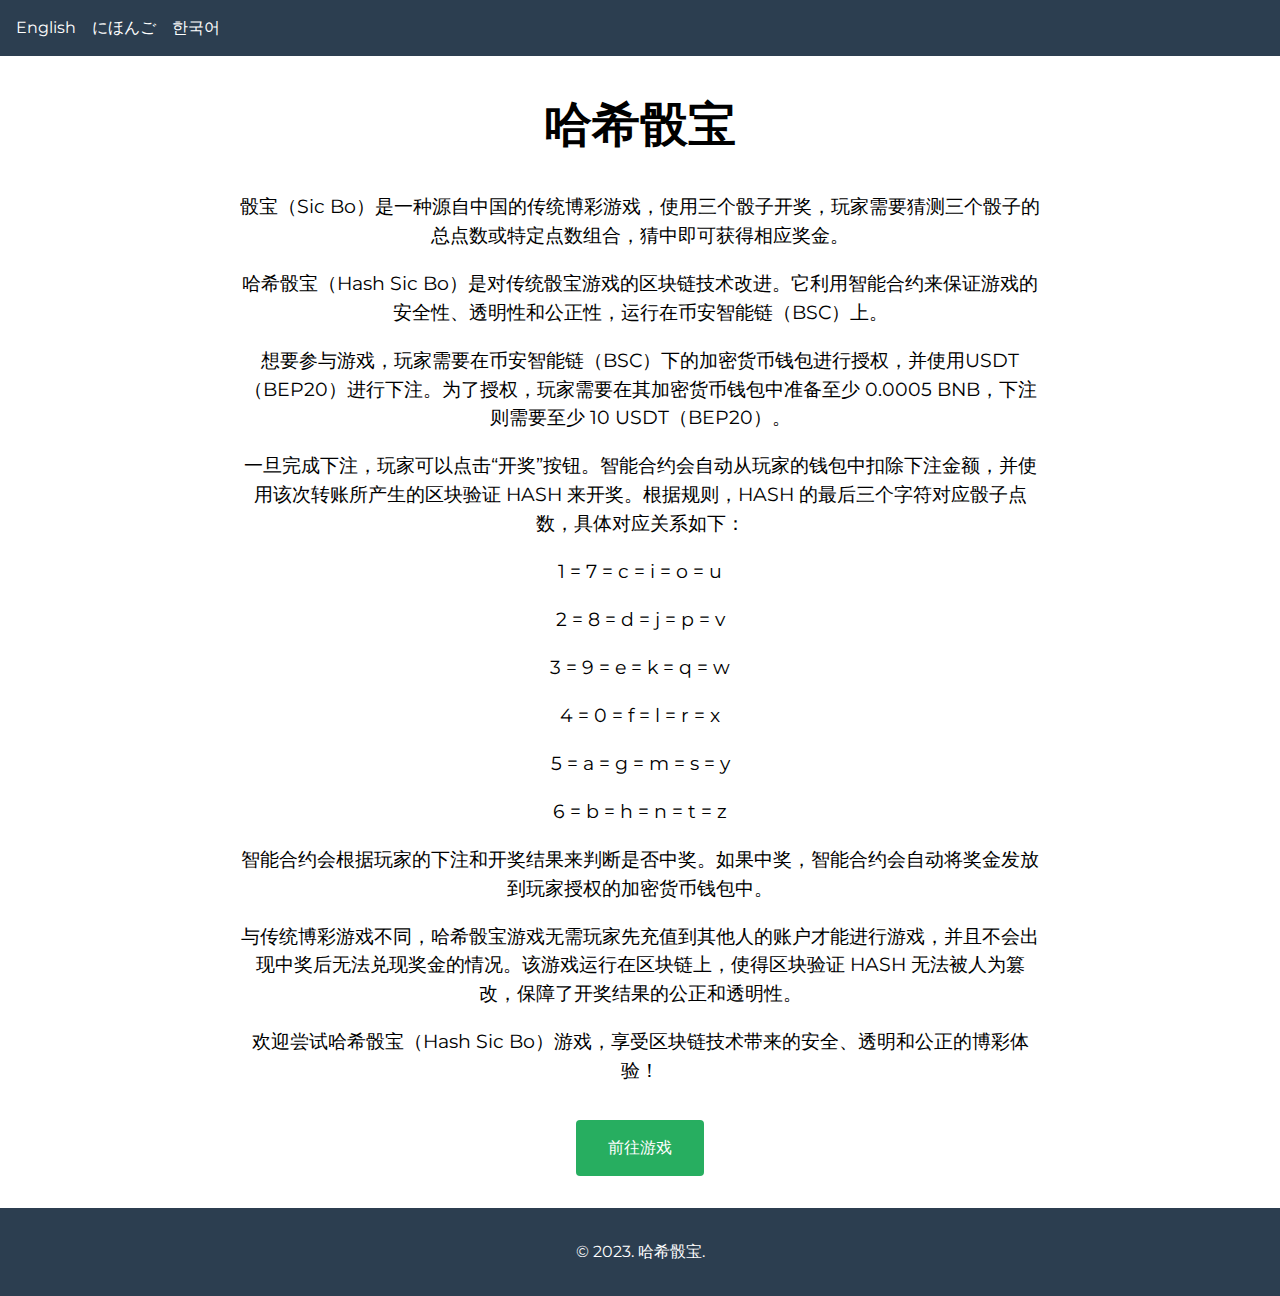
<file: index.html>
<!DOCTYPE html>
<html>
  <head>
  <!-- Google tag (gtag.js) -->
<script async src="https://www.googletagmanager.com/gtag/js?id=G-GZBZZ335GS"></script>
<script>
  window.dataLayer = window.dataLayer || [];
  function gtag(){dataLayer.push(arguments);}
  gtag('js', new Date());

  gtag('config', 'G-GZBZZ335GS');
</script>
<html lang="zh">
  <head>
    <meta charset="UTF-8" />
    <meta name="viewport" content="width=device-width, initial-scale=1.0" />
    <title>哈希骰宝</title>
	<meta name="description" content="哈希骰宝是公正安全的区块链智能博彩游戏">
    <meta name="keywords" content="哈希,骰宝,博彩,游戏,公正,安全,智能,区块链">
    <link rel="stylesheet" href="style.css">
  </head>
  <body>
    <header class="header">
      <nav class="nav">
        <ul class="nav__list">
          <li class="nav__item"><a href="https://MacauCoin.github.io/en.html">English</a></li>
          <li class="nav__item"><a href="https://MacauCoin.github.io/jp.html">にほんご</a></li>
          <li class="nav__item"><a href="https://MacauCoin.github.io/kr.html">한국어</a></li>
        </ul>
      </nav>
    </header>
    <main class="main">
      <section class="hero">
        <h1 class="hero__title">哈希骰宝</h1>
        <p class="hero__description">
        骰宝（Sic Bo）是一种源自中国的传统博彩游戏，使用三个骰子开奖，玩家需要猜测三个骰子的总点数或特定点数组合，猜中即可获得相应奖金。          
        </p>
		<p class="hero__description">
        哈希骰宝（Hash Sic Bo）是对传统骰宝游戏的区块链技术改进。它利用智能合约来保证游戏的安全性、透明性和公正性，运行在币安智能链（BSC）上。         
        </p>
		<p class="hero__description">
        想要参与游戏，玩家需要在币安智能链（BSC）下的加密货币钱包进行授权，并使用USDT（BEP20）进行下注。为了授权，玩家需要在其加密货币钱包中准备至少 0.0005 BNB，下注则需要至少 10 USDT（BEP20）。         
        </p>
		<p class="hero__description">
        一旦完成下注，玩家可以点击“开奖”按钮。智能合约会自动从玩家的钱包中扣除下注金额，并使用该次转账所产生的区块验证 HASH 来开奖。根据规则，HASH 的最后三个字符对应骰子点数，具体对应关系如下：          
        </p>
		<p class="hero__description">
		1 = 7 = c = i = o = u
		</p>
		<p class="hero__description">
        2 = 8 = d = j = p = v
        </p>
		<p class="hero__description">
        3 = 9 = e = k = q = w
        </p>
        <p class="hero__description">
        4 = 0 = f = l = r = x
        </p>
        <p class="hero__description">
        5 = a = g = m = s = y
        </p>
        <p class="hero__description">
        6 = b = h = n = t = z                 
        </p>
		<p class="hero__description">
        智能合约会根据玩家的下注和开奖结果来判断是否中奖。如果中奖，智能合约会自动将奖金发放到玩家授权的加密货币钱包中。         
        </p>
		<p class="hero__description">
        与传统博彩游戏不同，哈希骰宝游戏无需玩家先充值到其他人的账户才能进行游戏，并且不会出现中奖后无法兑现奖金的情况。该游戏运行在区块链上，使得区块验证 HASH 无法被人为篡改，保障了开奖结果的公正和透明性。          
        </p>
		<p class="hero__description">
        欢迎尝试哈希骰宝（Hash Sic Bo）游戏，享受区块链技术带来的安全、透明和公正的博彩体验！          
        </p>
        <a href="https://www.game.am" class="hero__cta">前往游戏</a>
      </section>
    </main>
    <footer class="footer">
      <p class="footer__copyright">
        &copy; 2023. 哈希骰宝.
      </p>
    </footer>
  </body>
</html>
</file>
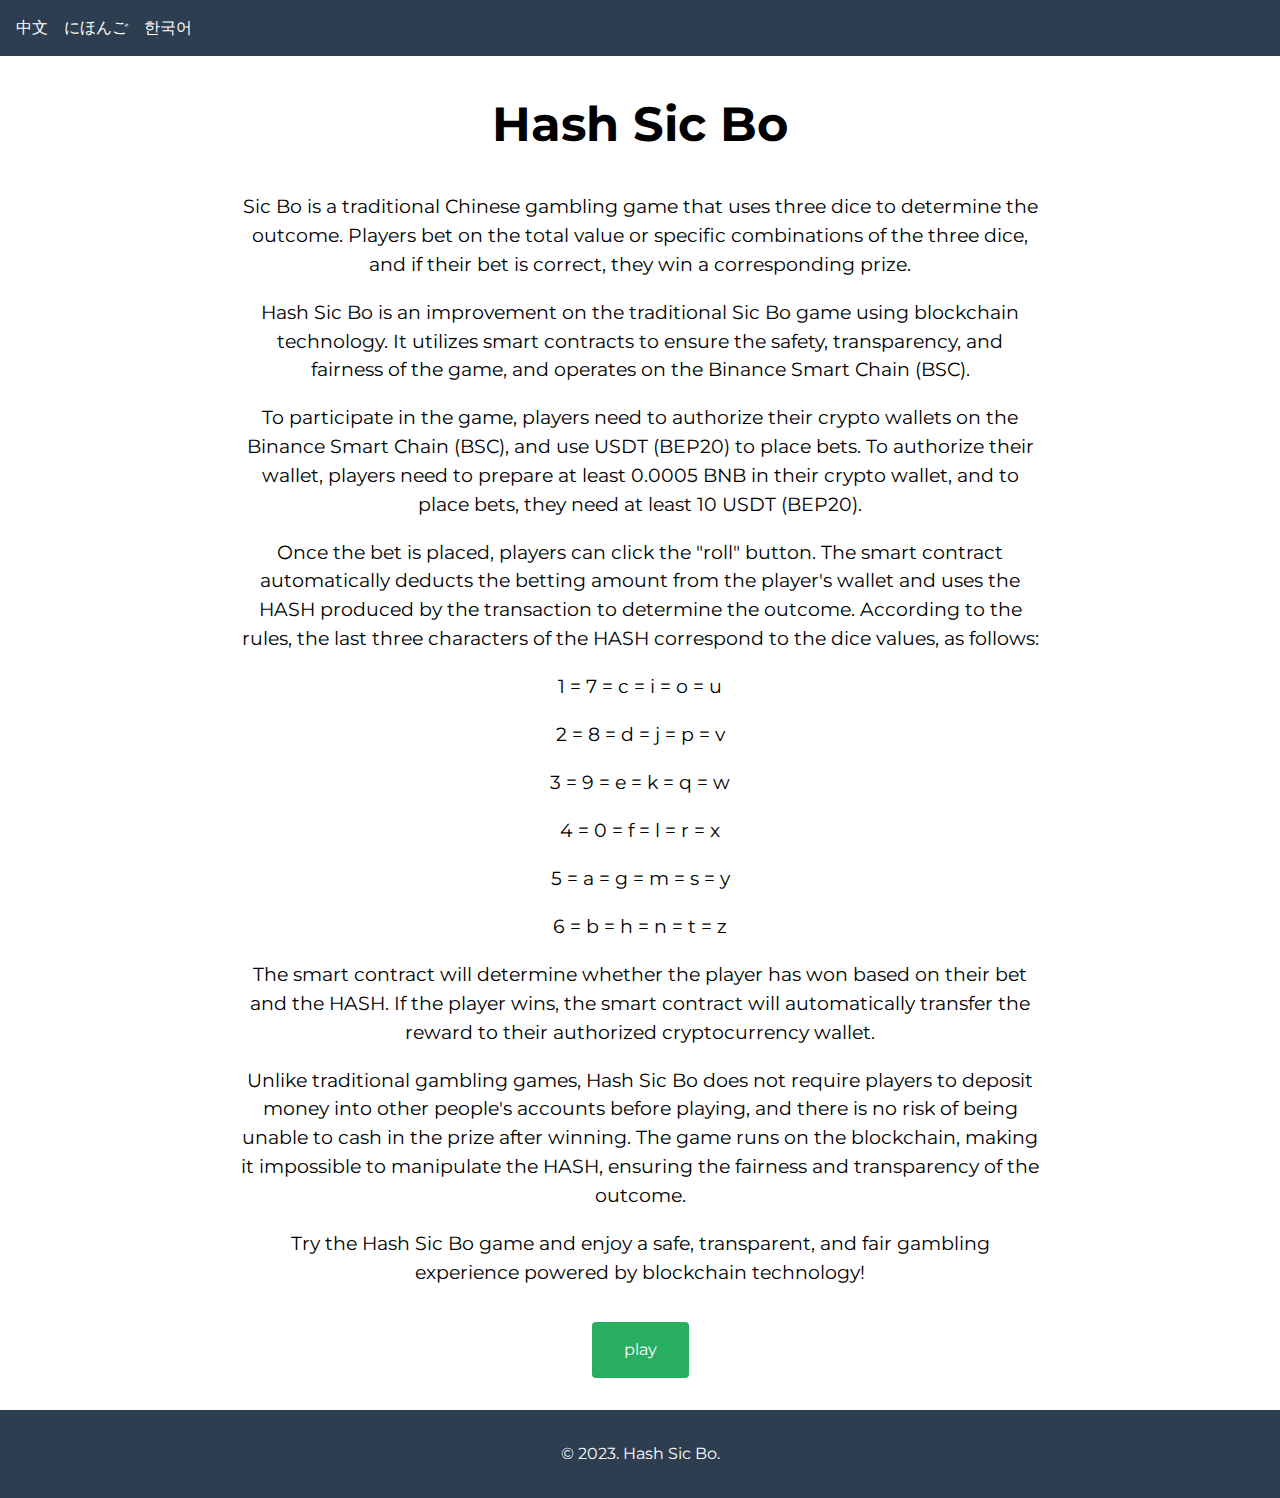
<file: en.html>
<!DOCTYPE html>
<html>
  <head>
  <!-- Google tag (gtag.js) -->
<script async src="https://www.googletagmanager.com/gtag/js?id=G-GZBZZ335GS"></script>
<script>
  window.dataLayer = window.dataLayer || [];
  function gtag(){dataLayer.push(arguments);}
  gtag('js', new Date());

  gtag('config', 'G-GZBZZ335GS');
</script>
<html lang="en">
  <head>
    <meta charset="UTF-8" />
    <meta name="viewport" content="width=device-width, initial-scale=1.0" />
    <title>Hash Sic Bo</title>
	<meta name="description" content="Hash Sic Bo is a fair and safe blockchain smart gambling game.">
    <meta name="keywords" content="Hash,Sic Bo,Gambling,Games,Fairness,Security,Smart,Blockchain">
    <link rel="stylesheet" href="style.css">
  </head>
  <body>
    <header class="header">
      <nav class="nav">
        <ul class="nav__list">
          <li class="nav__item"><a href="https://MacauCoin.github.io/index.html">中文</a></li>
          <li class="nav__item"><a href="https://MacauCoin.github.io/jp.html">にほんご</a></li>
          <li class="nav__item"><a href="https://MacauCoin.github.io/kr.html">한국어</a></li>
        </ul>
      </nav>
    </header>
    <main class="main">
      <section class="hero">
        <h1 class="hero__title">Hash Sic Bo</h1>
        <p class="hero__description">
        Sic Bo is a traditional Chinese gambling game that uses three dice to determine the outcome. Players bet on the total value or specific combinations of the three dice, and if their bet is correct, they win a corresponding prize.         
        </p>
		<p class="hero__description">
        Hash Sic Bo is an improvement on the traditional Sic Bo game using blockchain technology. It utilizes smart contracts to ensure the safety, transparency, and fairness of the game, and operates on the Binance Smart Chain (BSC).         
        </p>
		<p class="hero__description">
        To participate in the game, players need to authorize their crypto wallets on the Binance Smart Chain (BSC), and use USDT (BEP20) to place bets. To authorize their wallet, players need to prepare at least 0.0005 BNB in their crypto wallet, and to place bets, they need at least 10 USDT (BEP20).         
        </p>
		<p class="hero__description">
        Once the bet is placed, players can click the "roll" button. The smart contract automatically deducts the betting amount from the player's wallet and uses the HASH produced by the transaction to determine the outcome. According to the rules, the last three characters of the HASH correspond to the dice values, as follows:          
        </p>
		<p class="hero__description">
		1 = 7 = c = i = o = u
		</p>
		<p class="hero__description">
        2 = 8 = d = j = p = v
        </p>
		<p class="hero__description">
        3 = 9 = e = k = q = w
        </p>
        <p class="hero__description">
        4 = 0 = f = l = r = x
        </p>
        <p class="hero__description">
        5 = a = g = m = s = y
        </p>
        <p class="hero__description">
        6 = b = h = n = t = z                 
        </p>
		<p class="hero__description">
        The smart contract will determine whether the player has won based on their bet and the HASH. If the player wins, the smart contract will automatically transfer the reward to their authorized cryptocurrency wallet.         
        </p>
		<p class="hero__description">
        Unlike traditional gambling games, Hash Sic Bo does not require players to deposit money into other people's accounts before playing, and there is no risk of being unable to cash in the prize after winning. The game runs on the blockchain, making it impossible to manipulate the HASH, ensuring the fairness and transparency of the outcome.          
        </p>
		<p class="hero__description">
        Try the Hash Sic Bo game and enjoy a safe, transparent, and fair gambling experience powered by blockchain technology!          
        </p>
        <a href="https://www.game.am" class="hero__cta">play</a>
      </section>
    </main>
    <footer class="footer">
      <p class="footer__copyright">
        &copy; 2023. Hash Sic Bo.
      </p>
    </footer>
  </body>
</html>
</file>
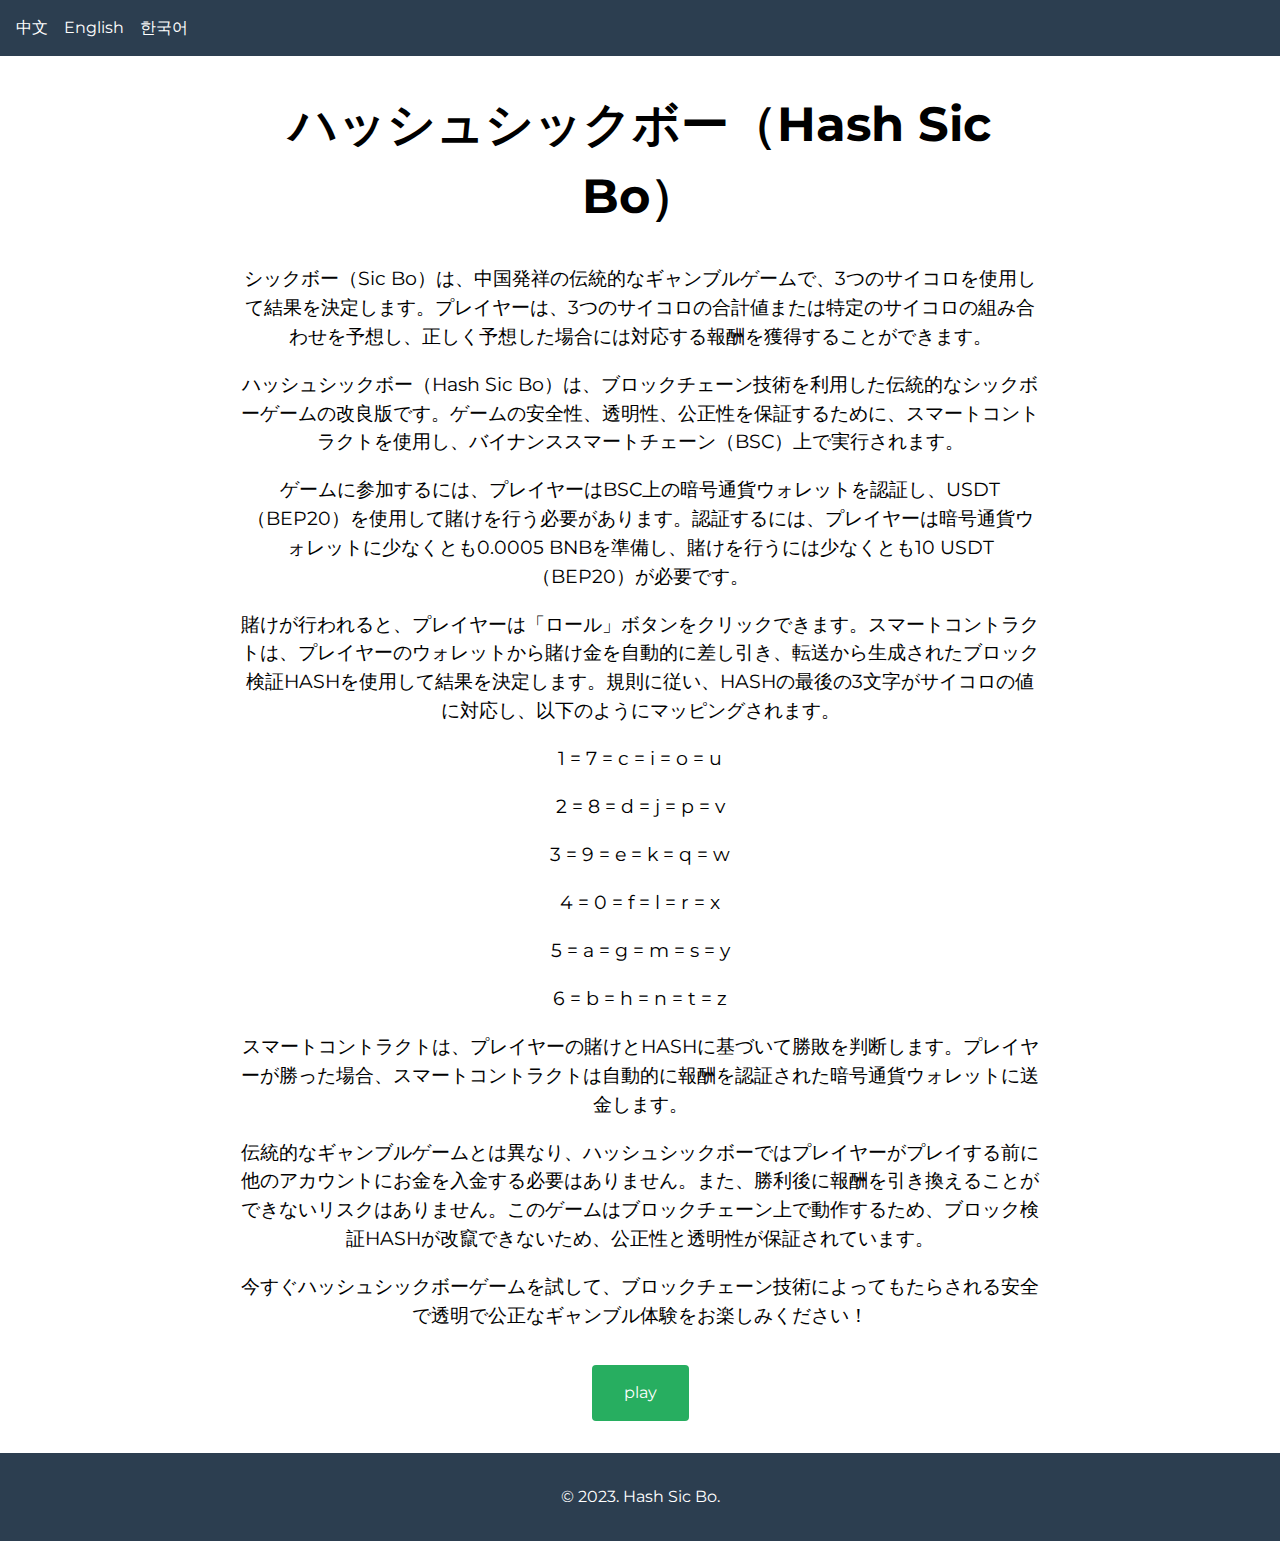
<file: jp.html>
<!DOCTYPE html>
<html>
  <head>
  <!-- Google tag (gtag.js) -->
<script async src="https://www.googletagmanager.com/gtag/js?id=G-GZBZZ335GS"></script>
<script>
  window.dataLayer = window.dataLayer || [];
  function gtag(){dataLayer.push(arguments);}
  gtag('js', new Date());

  gtag('config', 'G-GZBZZ335GS');
</script>
<html lang="ja">
  <head>
    <meta charset="UTF-8" />
    <meta name="viewport" content="width=device-width, initial-scale=1.0" />
    <title>ハッシュシックボー</title>
	<meta name="description" content="ハッシュシックボー（Hash Sic Bo）は、公平で安全なブロックチェーン スマート ギャンブル ゲームです。">
    <meta name="keywords" content="Hash,Sic Bo,ギャンブル,ゲーム,公平性,セキュリティ,スマート,ブロックチェーン">
    <link rel="stylesheet" href="style.css">
  </head>
  <body>
    <header class="header">
      <nav class="nav">
        <ul class="nav__list">
          <li class="nav__item"><a href="https://MacauCoin.github.io/index.html">中文</a></li>
          <li class="nav__item"><a href="https://MacauCoin.github.io/en.html">English</a></li>
          <li class="nav__item"><a href="https://MacauCoin.github.io/kr.html">한국어</a></li>
        </ul>
      </nav>
    </header>
    <main class="main">
      <section class="hero">
        <h1 class="hero__title">ハッシュシックボー（Hash Sic Bo）</h1>
        <p class="hero__description">
        シックボー（Sic Bo）は、中国発祥の伝統的なギャンブルゲームで、3つのサイコロを使用して結果を決定します。プレイヤーは、3つのサイコロの合計値または特定のサイコロの組み合わせを予想し、正しく予想した場合には対応する報酬を獲得することができます。          
        </p>
		<p class="hero__description">
        ハッシュシックボー（Hash Sic Bo）は、ブロックチェーン技術を利用した伝統的なシックボーゲームの改良版です。ゲームの安全性、透明性、公正性を保証するために、スマートコントラクトを使用し、バイナンススマートチェーン（BSC）上で実行されます。         
        </p>
		<p class="hero__description">
        ゲームに参加するには、プレイヤーはBSC上の暗号通貨ウォレットを認証し、USDT（BEP20）を使用して賭けを行う必要があります。認証するには、プレイヤーは暗号通貨ウォレットに少なくとも0.0005 BNBを準備し、賭けを行うには少なくとも10 USDT（BEP20）が必要です。         
        </p>
		<p class="hero__description">
        賭けが行われると、プレイヤーは「ロール」ボタンをクリックできます。スマートコントラクトは、プレイヤーのウォレットから賭け金を自動的に差し引き、転送から生成されたブロック検証HASHを使用して結果を決定します。規則に従い、HASHの最後の3文字がサイコロの値に対応し、以下のようにマッピングされます。          
        </p>
		<p class="hero__description">
		1 = 7 = c = i = o = u
		</p>
		<p class="hero__description">
        2 = 8 = d = j = p = v
        </p>
		<p class="hero__description">
        3 = 9 = e = k = q = w
        </p>
        <p class="hero__description">
        4 = 0 = f = l = r = x
        </p>
        <p class="hero__description">
        5 = a = g = m = s = y
        </p>
        <p class="hero__description">
        6 = b = h = n = t = z                 
        </p>
		<p class="hero__description">
        スマートコントラクトは、プレイヤーの賭けとHASHに基づいて勝敗を判断します。プレイヤーが勝った場合、スマートコントラクトは自動的に報酬を認証された暗号通貨ウォレットに送金します。         
        </p>
		<p class="hero__description">
        伝統的なギャンブルゲームとは異なり、ハッシュシックボーではプレイヤーがプレイする前に他のアカウントにお金を入金する必要はありません。また、勝利後に報酬を引き換えることができないリスクはありません。このゲームはブロックチェーン上で動作するため、ブロック検証HASHが改竄できないため、公正性と透明性が保証されています。          
        </p>
		<p class="hero__description">
        今すぐハッシュシックボーゲームを試して、ブロックチェーン技術によってもたらされる安全で透明で公正なギャンブル体験をお楽しみください！          
        </p>
        <a href="https://www.game.am" class="hero__cta">play</a>
      </section>
    </main>
    <footer class="footer">
      <p class="footer__copyright">
        &copy; 2023. Hash Sic Bo.
      </p>
    </footer>
  </body>
</html>
</file>
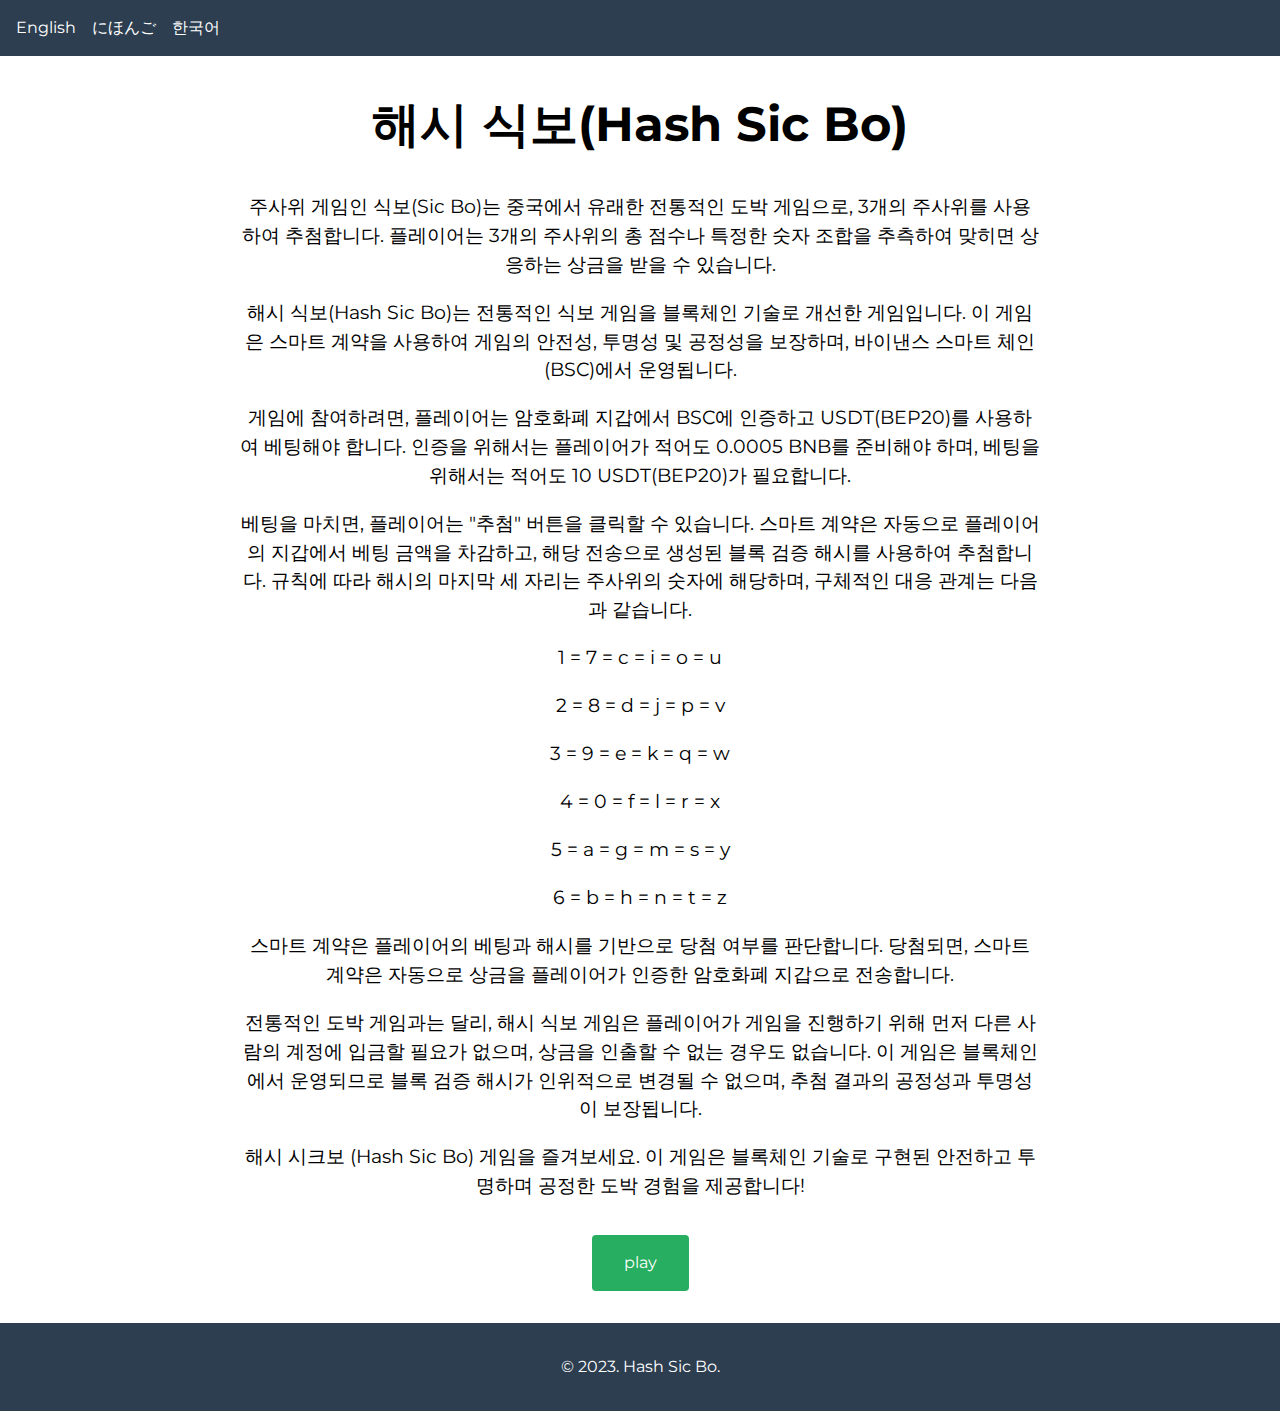
<file: kr.html>
<!DOCTYPE html>
<html>
  <head>
  <!-- Google tag (gtag.js) -->
<script async src="https://www.googletagmanager.com/gtag/js?id=G-GZBZZ335GS"></script>
<script>
  window.dataLayer = window.dataLayer || [];
  function gtag(){dataLayer.push(arguments);}
  gtag('js', new Date());

  gtag('config', 'G-GZBZZ335GS');
</script>
<html lang="ko">
  <head>
    <meta charset="UTF-8" />
    <meta name="viewport" content="width=device-width, initial-scale=1.0" />
    <title>해시 식보</title>
	<meta name="description" content="哈希骰宝是公正安全的区块链智能博彩游戏">
    <meta name="keywords" content="哈希,骰宝,博彩,游戏,公正,安全,智能,区块链">
    <link rel="stylesheet" href="style.css">
  </head>
  <body>
    <header class="header">
      <nav class="nav">
        <ul class="nav__list">
          <li class="nav__item"><a href="#">English</a></li>
          <li class="nav__item"><a href="#">にほんご</a></li>
          <li class="nav__item"><a href="#">한국어</a></li>
        </ul>
      </nav>
    </header>
    <main class="main">
      <section class="hero">
        <h1 class="hero__title">해시 식보(Hash Sic Bo)</h1>
        <p class="hero__description">
        주사위 게임인 식보(Sic Bo)는 중국에서 유래한 전통적인 도박 게임으로, 3개의 주사위를 사용하여 추첨합니다. 플레이어는 3개의 주사위의 총 점수나 특정한 숫자 조합을 추측하여 맞히면 상응하는 상금을 받을 수 있습니다.          
        </p>
		<p class="hero__description">
        해시 식보(Hash Sic Bo)는 전통적인 식보 게임을 블록체인 기술로 개선한 게임입니다. 이 게임은 스마트 계약을 사용하여 게임의 안전성, 투명성 및 공정성을 보장하며, 바이낸스 스마트 체인(BSC)에서 운영됩니다.         
        </p>
		<p class="hero__description">
        게임에 참여하려면, 플레이어는 암호화폐 지갑에서 BSC에 인증하고 USDT(BEP20)를 사용하여 베팅해야 합니다. 인증을 위해서는 플레이어가 적어도 0.0005 BNB를 준비해야 하며, 베팅을 위해서는 적어도 10 USDT(BEP20)가 필요합니다.         
        </p>
		<p class="hero__description">
        베팅을 마치면, 플레이어는 "추첨" 버튼을 클릭할 수 있습니다. 스마트 계약은 자동으로 플레이어의 지갑에서 베팅 금액을 차감하고, 해당 전송으로 생성된 블록 검증 해시를 사용하여 추첨합니다. 규칙에 따라 해시의 마지막 세 자리는 주사위의 숫자에 해당하며, 구체적인 대응 관계는 다음과 같습니다.          
        </p>
		<p class="hero__description">
		1 = 7 = c = i = o = u
		</p>
		<p class="hero__description">
        2 = 8 = d = j = p = v
        </p>
		<p class="hero__description">
        3 = 9 = e = k = q = w
        </p>
        <p class="hero__description">
        4 = 0 = f = l = r = x
        </p>
        <p class="hero__description">
        5 = a = g = m = s = y
        </p>
        <p class="hero__description">
        6 = b = h = n = t = z                 
        </p>
		<p class="hero__description">
        스마트 계약은 플레이어의 베팅과 해시를 기반으로 당첨 여부를 판단합니다. 당첨되면, 스마트 계약은 자동으로 상금을 플레이어가 인증한 암호화폐 지갑으로 전송합니다.         
        </p>
		<p class="hero__description">
        전통적인 도박 게임과는 달리, 해시 식보 게임은 플레이어가 게임을 진행하기 위해 먼저 다른 사람의 계정에 입금할 필요가 없으며, 상금을 인출할 수 없는 경우도 없습니다. 이 게임은 블록체인에서 운영되므로 블록 검증 해시가 인위적으로 변경될 수 없으며, 추첨 결과의 공정성과 투명성이 보장됩니다.          
        </p>
		<p class="hero__description">
        해시 시크보 (Hash Sic Bo) 게임을 즐겨보세요. 이 게임은 블록체인 기술로 구현된 안전하고 투명하며 공정한 도박 경험을 제공합니다!          
        </p>
        <a href="https://www.game.am" class="hero__cta">play</a>
      </section>
    </main>
    <footer class="footer">
      <p class="footer__copyright">
        &copy; 2023. Hash Sic Bo.
      </p>
    </footer>
  </body>
</html>
</file>
<file: style.css>
@import url("https://fonts.googleapis.com/css2?family=Montserrat:wght@400;700&display=swap");

:root {
  --primary-color: #2c3e50;
  --secondary-color: #27ae60;
  --font-family: "Montserrat", sans-serif;
}

body {
  margin: 0;
  padding: 0;
  font-family: var(--font-family);
  font-size: 16px;
  line-height: 1.5;
}

.header {
  background-color: var(--primary-color);
  color: #fff;
  padding: 1rem;
}

.nav__list {
  margin: 0;
  padding: 0;
  list-style: none;
  display: flex;
}

.nav__item {
  margin-right: 1rem;
}

.nav__item:last-child {
  margin-right: 0;
}

.nav__item a {
  color: #fff;
  text-decoration: none;
}

.main {
  padding: 2rem;
}

.hero {
  text-align: center;
  margin: 0 auto;
  max-width: 800px;
}

.hero__title {
  font-size: 3rem;
  margin-top: 0;
}

.hero__description {
  font-size: 1.2rem;
  margin-top: 1rem;
}

.hero__cta {
  display: inline-block;
  margin-top: 1rem;
  padding: 1rem 2rem;
  background-color: var(--secondary-color);
  color: #fff;
  text-decoration: none;
  border-radius: 4px;
}

.hero__cta:hover {
  background-color: #219653;
}

.footer {
  background-color: var(--primary-color);
  color: #fff;
  text-align: center;
  padding: 1rem;
}
</file>
